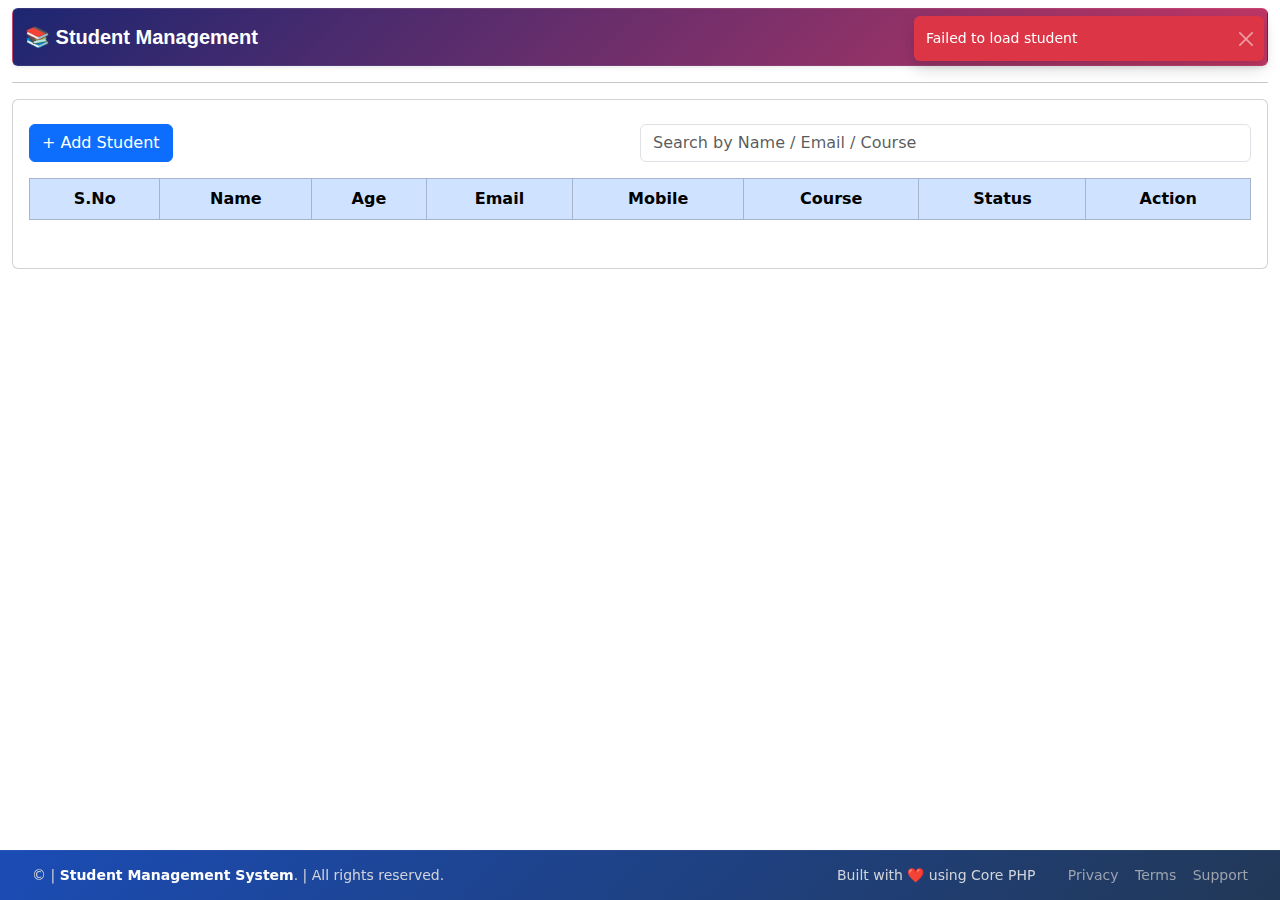
<file: index.html>
<!DOCTYPE html>
<html lang="en">

<head>
    <meta charset="UTF-8">
    <title>PHP REST API CRUD</title>
    <meta name="viewport" content="width=device-width, initial-scale=1">
    <!-- Bootstrap CSS -->
    <link href="https://cdn.jsdelivr.net/npm/bootstrap@5.3.2/dist/css/bootstrap.min.css" rel="stylesheet">
    <!-- Bootstrap Icons -->
    <link href="https://cdn.jsdelivr.net/npm/bootstrap-icons/font/bootstrap-icons.css" rel="stylesheet">
    <link rel="stylesheet" href="css/style.css">
</head>

<body>
    <!-- ================= TOAST ================= -->
    <div class="toast-container position-fixed top-0 end-0 p-3">
        <div id="toast" class="toast align-items-center text-white border-0" role="alert">
            <div class="d-flex">
                <div class="toast-body"></div>
                <button type="button" class="btn-close btn-close-white me-2 m-auto" data-bs-dismiss="toast"></button>
            </div>
        </div>
    </div>
    <!-- ================= LOGOUT MODAL ================= -->
    <div class="modal fade" id="logoutModal" tabindex="-1">
        <div class="modal-dialog modal-dialog-centered">
            <div class="modal-content">
                <div class="modal-header">
                    <h5 class="modal-title">Confirm Logout</h5>
                    <button type="button" class="btn-close" data-bs-dismiss="modal"></button>
                </div>
                <div class="modal-body">
                    Are you sure you want to logout?
                </div>
                <div class="modal-footer">
                    <button class="btn btn-secondary" data-bs-dismiss="modal">Cancel</button>
                    <button class="btn btn-danger" onclick="logoutUser()">Logout</button>
                </div>
            </div>
        </div>
    </div>

    <!-- ================= ADD MODAL ================= -->
    <div class="modal fade" id="addModal" tabindex="-1" role="dialog" aria-hidden="true">
        <div class="modal-dialog modal-dialog-centered modal-lg">
            <div class="modal-content">
                <form id="studentForm">
                    <div class="modal-header bg-primary text-white">
                        <h5 class="modal-title">Add Student</h5>
                        <button type="button" class="btn-close btn-close-white" data-bs-dismiss="modal"></button>
                    </div>

                    <div class="modal-body row g-3">
                        <div class="col-md-6">
                            <input type="text" id="sname" class="form-control" placeholder="Student Name" required>
                        </div>
                        <div class="col-md-6">
                            <input type="number" id="age" class="form-control" placeholder="Age" required>
                        </div>
                        <div class="col-md-6">
                            <input type="email" id="email" class="form-control" placeholder="Email" required>
                        </div>
                        <div class="col-md-6">
                            <input type="text" id="mobile" class="form-control" placeholder="Mobile" required>
                        </div>
                        <div class="col-md-6">
                            <input type="text" id="course" class="form-control" placeholder="Course" required>
                        </div>
                        <div class="col-md-6">
                            <select type="text" id="s_status" class="form-select" required>
                                <option> --Select Status-- </option>
                                <option value="1">Active</option>
                                <option value="0">In-Active</option>
                            </select>
                        </div>
                    </div>

                    <div class="modal-footer">
                        <button type="submit" class="btn btn-success">Save</button>
                        <button type="button" class="btn btn-secondary" data-bs-dismiss="modal">Cancel</button>
                    </div>
                </form>
            </div>
        </div>
    </div>

    <!-- ================= EDIT MODAL ================= -->
    <div class="modal fade" id="editModal" tabindex="-1" role="dialog" aria-hidden="true">
        <div class="modal-dialog modal-lg modal-dialog-centered">
            <div class="modal-content">
                <div class="modal-header bg-primary text-white">
                    <h5 class="modal-title">Edit Student</h5>
                    <button type="button" class="btn-close btn-close-white" data-bs-dismiss="modal"></button>
                </div>

                <div class="modal-body">
                    <input type="hidden" id="edit_id">

                    <div class="mb-3">
                        <label class="form-label" for="edit_name">Name</label>
                        <input type="text" id="edit_name" class="form-control" required>
                    </div>

                    <div class="mb-3">
                        <label class="form-label" for="edit_age">Age</label>
                        <input type="number" id="edit_age" class="form-control" required>
                    </div>

                    <div class="mb-3">
                        <label class="form-label" for="edit_email">Email</label>
                        <input type="email" id="edit_email" class="form-control" required>
                    </div>

                    <div class="mb-3">
                        <label class="form-label" for="edit_mobile">Mobile</label>
                        <input type="text" id="edit_mobile" class="form-control" required>
                    </div>

                    <div class="mb-3">
                        <label class="form-label" for="edit_course">Course</label>
                        <input type="text" id="edit_course" class="form-control" required>
                    </div>

                    <div class="mb-3">
                        <label class="form-label" for="edit_status">Status</label>
                        <select type="text" id="edit_status" class="form-select" required>
                            <option> --Select Status-- </option>
                            <option value="1">Active</option>
                            <option value="0">In-Active</option>
                        </select>
                    </div>
                </div>

                <div class="modal-footer">
                    <button class="btn btn-success" onclick="updateStudent()">Update</button>
                    <button class="btn btn-secondary" data-bs-dismiss="modal">Cancel</button>
                </div>
            </div>
        </div>
    </div>

    <!-- View Student Modal -->
    <div class="modal fade" id="viewModal" tabindex="-1">
        <div class="modal-dialog modal-dialog-centered modal-lg w-50">
            <div class="modal-content shadow">
                <div class="modal-header bg-primary text-white">
                    <h5 class="modal-title">Student Details</h5>
                    <button type="button" class="btn-close btn-close-white" data-bs-dismiss="modal"></button>
                </div>

                <div class="modal-body">
                    <table class="table table-bordered mb-0">
                        <tr>
                            <th>Name</th>
                            <td id="view_name"></td>
                        </tr>
                        <tr>
                            <th>Age</th>
                            <td id="view_age"></td>
                        </tr>
                        <tr>
                            <th>Email</th>
                            <td id="view_email"></td>
                        </tr>
                        <tr>
                            <th>Mobile</th>
                            <td id="view_mobile"></td>
                        </tr>
                        <tr>
                            <th>Course</th>
                            <td id="view_course"></td>
                        </tr>
                        <tr>
                            <th>Status</th>
                            <td id="view_status"></td>
                        </tr>
                    </table>
                </div>

                <div class="modal-footer">
                    <button class="btn btn-secondary btn-sm" data-bs-dismiss="modal">
                        Close
                    </button>
                </div>
            </div>
        </div>
    </div>

    <!-- ================= MAIN CONTAINER ================= -->
    <div class="container-fluid">
        <div>
            <nav class="navbar navbar-expand-lg navbar-light custom-navbar shadow-sm mb-2 mt-2 rounded">
                <div class="container-fluid">

                    <!-- Left: Title -->
                    <span class="navbar-brand fw-bold text-white" id="head">
                        <a href="dashboard.html">📚</a> Student Management
                    </span>

                    <!-- Right -->
                    <div class="ms-auto d-flex align-items-center text-white gap-3">
                        <!-- User Name -->
                        <span class="fw-semibold text-white">
                            <i class="bi bi-person-circle fs-5 me-1"></i>
                            <span id="loggedUserName">Welcome, User</span>
                        </span>
                        <!-- Logout Button -->
                        <button class="btn btn-outline-danger btn-sm text-white fw-bold" data-bs-toggle="modal"
                            data-bs-target="#logoutModal">
                            <i class="bi bi-box-arrow-right"></i> Logout
                        </button>
                        <!-- <button id="darkToggle" class="btn btn-outline-dark btn-sm">
                            🌙 Dark Mode
                        </button> -->
                    </div>
                </div>
            </nav>

            <hr>
            <!-- ================= ADD BUTTON & SEARCH ================= -->
            <div class="card">
                <div class="card-body">
                    <div class="d-flex justify-content-between mb-3 mt-2">
                        <button class="btn btn-primary" data-bs-toggle="modal" data-bs-target="#addModal">
                            + Add Student
                        </button>
                        <input type="text" id="searchInput" class="form-control w-50"
                            placeholder="Search by Name / Email / Course" onkeyup="searchStudents()">
                    </div>

                    <!-- ================= STUDENT TABLE ================= -->
                    <table class="table table-bordered table-striped table-hover text-center">
                        <thead class="table-primary">
                            <tr>
                                <th>S.No</th>
                                <th>Name</th>
                                <th>Age</th>
                                <th>Email</th>
                                <th>Mobile</th>
                                <th>Course</th>
                                <th>Status</th>
                                <th>Action</th>
                            </tr>
                        </thead>
                        <tbody id="studentsTable">
                            <!-- API data -->
                        </tbody>
                    </table>
                    <nav class="mt-3">
                        <ul class="pagination justify-content-center" id="pagination"></ul>
                    </nav>
                </div>
            </div>
        </div>
    </div>

    <footer class="app-footer mt-5">
        <div class="container-fluid">
            <div class="row align-items-center">
                <div class="col-md-6 text-md-start text-center mb-2 mb-md-0">
                    © <span id="year"></span> |
                    <strong>Student Management System</strong>.
                    | All rights reserved.
                </div>

                <div class="col-md-6 text-md-end text-center">
                    <span class="me-3">Built with ❤️ using Core PHP</span>
                    <a href="#" class="footer-link">Privacy</a>
                    <a href="#" class="footer-link">Terms</a>
                    <a href="#" class="footer-link">Support</a>
                </div>
            </div>
        </div>
    </footer>

    <!-- Bootstrap JS -->
    <script src="https://cdn.jsdelivr.net/npm/bootstrap@5.3.2/dist/js/bootstrap.bundle.min.js"></script>
    <script src="js/script.js"></script>
</body>

</html>
</file>
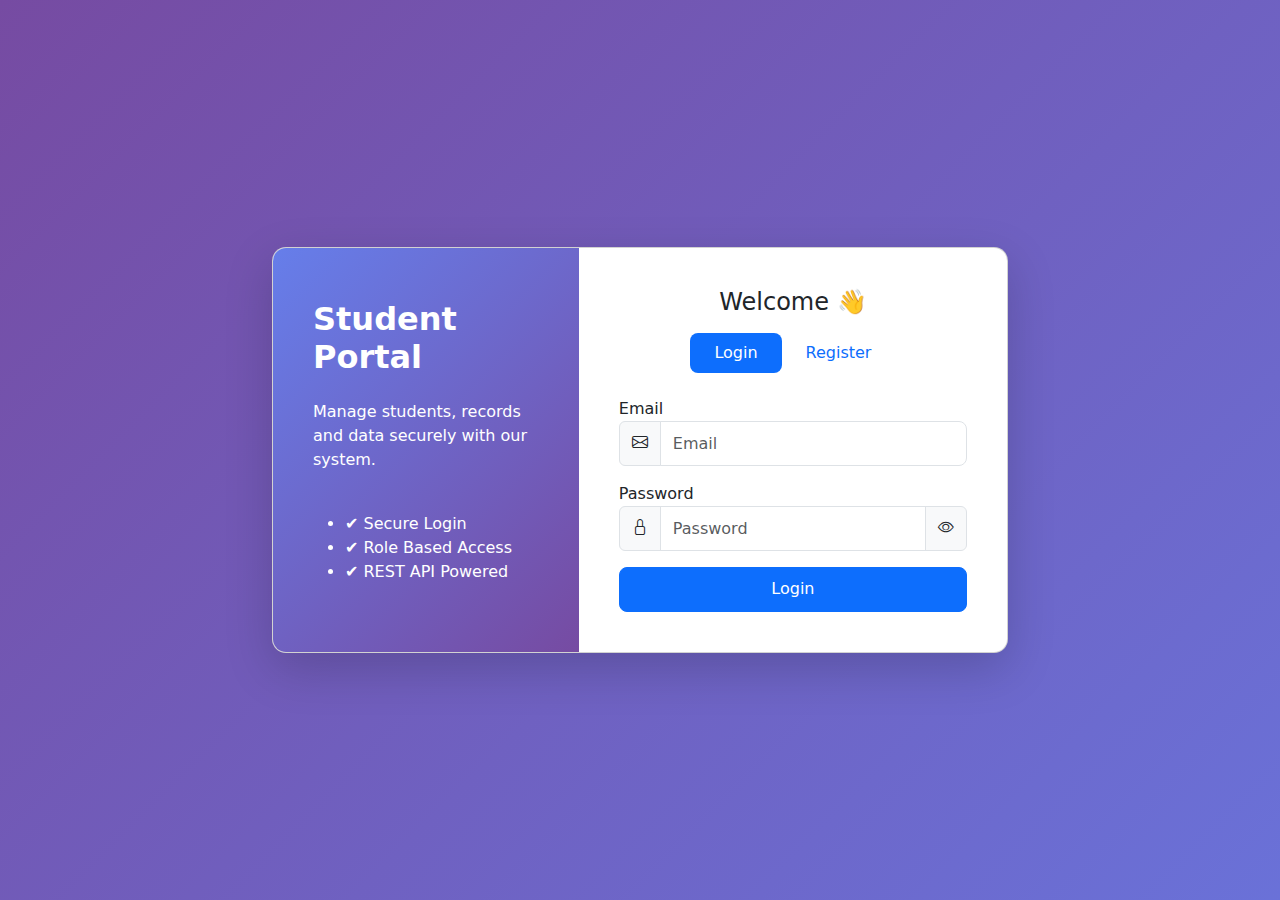
<file: auth.html>
<!DOCTYPE html>
<html lang="en">
<head>
    <meta charset="UTF-8">
    <title>Auth | Student System</title>
    <meta name="viewport" content="width=device-width, initial-scale=1">

    <!-- Bootstrap -->
    <link href="https://cdn.jsdelivr.net/npm/bootstrap@5.3.2/dist/css/bootstrap.min.css" rel="stylesheet">

    <!-- Icons -->
    <link href="https://cdn.jsdelivr.net/npm/bootstrap-icons/font/bootstrap-icons.css" rel="stylesheet">

<style>
    /* body {
        background: linear-gradient(135deg, #1d2671, #c33764);
        min-height: 100vh;
    } */

    body {
        min-height: 100vh;
        background: linear-gradient(
            -45deg,
            #1d2671,
            #c33764,
            #667eea,
            #764ba2
        );
        background-size: 400% 400%;
        animation: gradientBG 12s ease infinite;
    }

    @keyframes gradientBG {
        0% {
            background-position: 0% 50%;
        }
        50% {
            background-position: 100% 50%;
        }
        100% {
            background-position: 0% 50%;
        }
    }

    .auth-wrapper {
        min-height: 100vh;
        display: flex;
        align-items: center;
        justify-content: center;
    }

    .auth-card {
        border-radius: 14px;
        overflow: hidden;
    }

    .auth-left {
        background: linear-gradient(135deg, #667eea, #764ba2);
        color: #fff;
        padding: 40px;
    }

    .auth-left h2 {
        font-weight: 700;
    }

    .auth-right {
        padding: 40px;
    }

    .form-control {
        height: 45px;
        border-radius: 8px;
    }

    .btn {
        height: 45px;
        border-radius: 8px;
    }

    .nav-pills .nav-link {
        border-radius: 8px;
    }

    .cursor-pointer {
        cursor: pointer;
    }
</style>
</head>
<body>
    <div class="toast-container position-fixed top-0 end-0 p-3">
        <div id="toast" class="toast align-items-center text-white border-0" role="alert">
            <div class="d-flex">
                <div class="toast-body"></div>
                <button type="button" class="btn-close btn-close-white me-2 m-auto" data-bs-dismiss="toast"></button>
            </div>
        </div>
    </div>
<div class="auth-wrapper">
    <div class="container">
        <div class="row justify-content-center">
            <div class="col-lg-8">
                <div class="card auth-card shadow-lg">
                    <div class="row g-0">

                        <!-- LEFT INFO -->
                        <div class="col-md-5 auth-left d-none d-md-flex flex-column justify-content-center">
                            <h2>Student Portal</h2>
                            <p class="mt-3">
                                Manage students, records and data securely with our system.
                            </p>
                            <ul class="mt-4">
                                <li>✔ Secure Login</li>
                                <li>✔ Role Based Access</li>
                                <li>✔ REST API Powered</li>
                            </ul>
                        </div>

                        <!-- RIGHT FORM -->
                        <div class="col-md-7 auth-right">
                            <h4 class="mb-3 text-center">Welcome 👋</h4>

                            <!-- Tabs -->
                            <ul class="nav nav-pills mb-4 justify-content-center">
                                <li class="nav-item">
                                    <button class="nav-link active px-4" data-bs-toggle="pill" data-bs-target="#login">
                                        Login
                                    </button>
                                </li>
                                <li class="nav-item">
                                    <button class="nav-link px-4" data-bs-toggle="pill" data-bs-target="#register">
                                        Register
                                    </button>
                                </li>
                            </ul>

                            <div class="tab-content">

                                <!-- LOGIN -->
                                <div class="tab-pane fade show active" id="login">
                                    <form id="loginForm">

                                        <div class="mb-3">
                                            <label>Email</label>
                                            <div class="input-group">
                                                <span class="input-group-text"><i class="bi bi-envelope"></i></span>
                                                <input type="email" id="login_email" class="form-control" placeholder="Email" required>
                                            </div>
                                        </div>

                                        <div class="mb-3">
                                            <label>Password</label>
                                            <div class="input-group">
                                                <span class="input-group-text"><i class="bi bi-lock"></i></span>
                                                <input type="password" id="login_password" class="form-control" placeholder="Password" required>
                                                <span class="input-group-text cursor-pointer" onclick="togglePassword('login_password', this)">
                                                    <i class="bi bi-eye"></i>
                                                </span>
                                            </div>
                                        </div>

                                        <button class="btn btn-primary w-100">
                                            Login
                                        </button>

                                    </form>
                                </div>

                                <!-- REGISTER -->
                                <div class="tab-pane fade" id="register">
                                    <form id="registerForm">

                                        <div class="mb-3">
                                            <label>Name</label>
                                            <input type="text" id="reg_name" class="form-control" placeholder="Full name" required>
                                        </div>

                                        <div class="mb-3">
                                            <label>Email</label>
                                            <input type="email" id="reg_email" class="form-control" placeholder="Email" required>
                                        </div>

                                        <div class="mb-3">
                                            <label>Mobile</label>
                                            <input type="text" id="reg_mobile" class="form-control" placeholder="Mobile number" required>
                                        </div>

                                        <div class="mb-3">
                                            <label>Password</label>
                                            <div class="input-group">
                                                <input type="password" id="reg_password" class="form-control" placeholder="Password" required>
                                                <span class="input-group-text cursor-pointer" onclick="togglePassword('reg_password', this)">
                                                    <i class="bi bi-eye"></i>
                                                </span>
                                            </div>
                                        </div>

                                        <button class="btn btn-success w-100">
                                            Create Account
                                        </button>

                                    </form>
                                </div>

                            </div>

                        </div>

                    </div>
                </div>
            </div>
        </div>
    </div>
</div>

<script src="https://cdn.jsdelivr.net/npm/bootstrap@5.3.2/dist/js/bootstrap.bundle.min.js"></script>
<script src="js/auth.js"></script>
</body>
</html>
</file>
<file: css/style.css>
body {
    padding-bottom: 60px;
}

.container {
    margin-top: 30px;
}

body #head {
    font-weight: bold;
    font-family: 'Gill Sans', 'Gill Sans MT', Calibri, 'Trebuchet MS', sans-serif;
    color: #8f8ad4;
}

/* 🌙 DARK MODE */
body.dark-mode {
    background-color: #121212;
    color: #e0e0e0;
}

body.dark-mode .container {
    background-color: #1e1e1e;
    box-shadow: none;
}

body.dark-mode table {
    color: #e0e0e0;
}

body.dark-mode table th {
    background-color: #2c2c2c;
    color: #fff;
}

body.dark-mode table td {
    background-color: #1e1e1e;
    color: #fff;
}

body.dark-mode input,
body.dark-mode select,
body.dark-mode textarea {
    background-color: #2a2a2a;
    color: #fff;
    border: 1px solid #444;
}

body.dark-mode input::placeholder {
    color: #aaa;
}

body.dark-mode .modal-content {
    background-color: #1e1e1e;
    color: #fff;
}

body.dark-mode .pagination .page-link {
    background-color: #2a2a2a;
    color: #fff;
    border-color: #444;
}

body.dark-mode .pagination .active .page-link {
    background-color: #0d6efd;
    border-color: #0d6efd;
}

body.dark-mode #toast {
    background-color: #333;
    color: #fff;
}

.custom-navbar {
    background: linear-gradient(135deg, #1d2671, #c33764);
    box-shadow: 0 8px 20px rgba(0, 0, 0, 0.25);
    border: 1px solid rgba(255, 255, 255, 0.08);
}

a {
    text-decoration: none !important;
    color: inherit;
}

.app-footer {
    position: fixed;
    bottom: 0;
    left: 0;
    width: 100%;
    z-index: 1030;

    background: linear-gradient(135deg, #1b4cb5, #223857);
    color: #d1d5db;
    padding: 14px 20px;
    font-size: 14px;
    border-top: 1px solid rgba(255,255,255,0.05);
}


.app-footer strong {
    color: #fff;
}

.footer-link {
    color: #9ca3af;
    text-decoration: none;
    margin-left: 12px;
    transition: color 0.3s ease;
}

.footer-link:hover {
    color: #22c55e;
}
</file>
